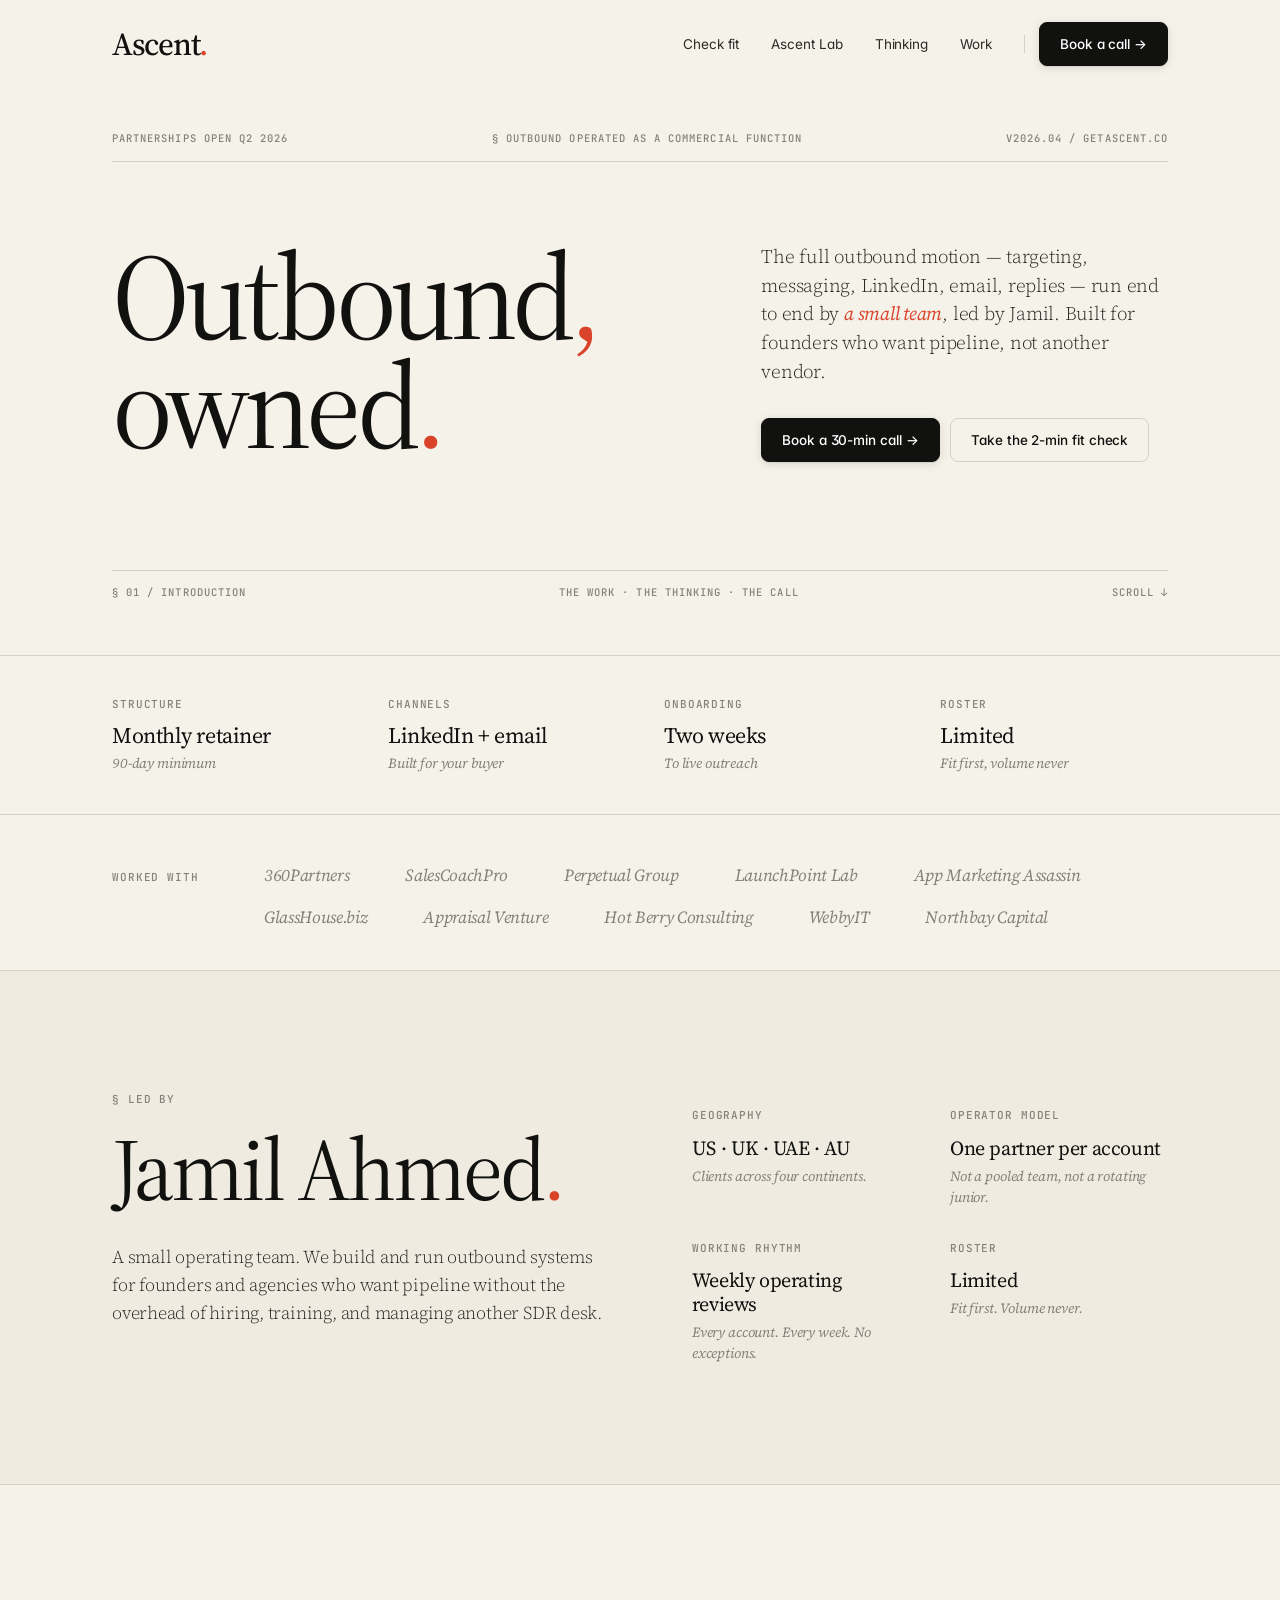
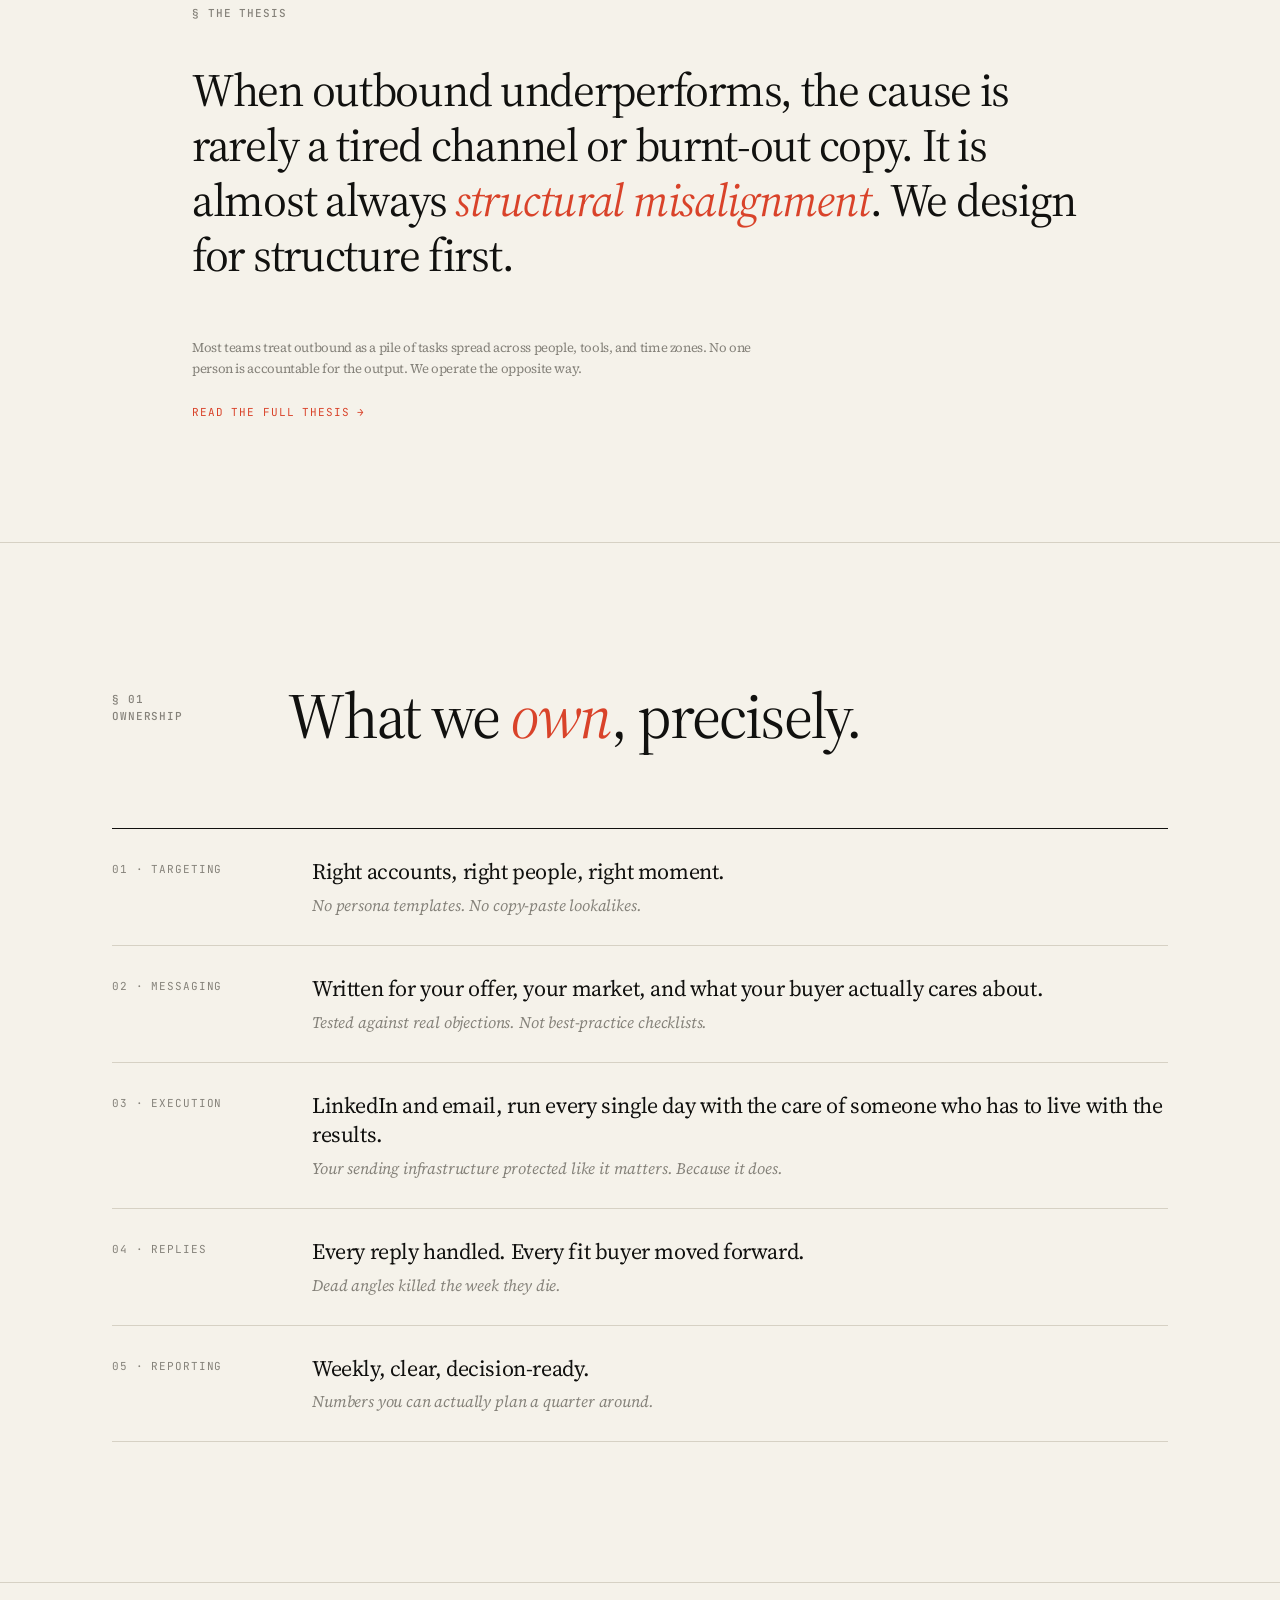
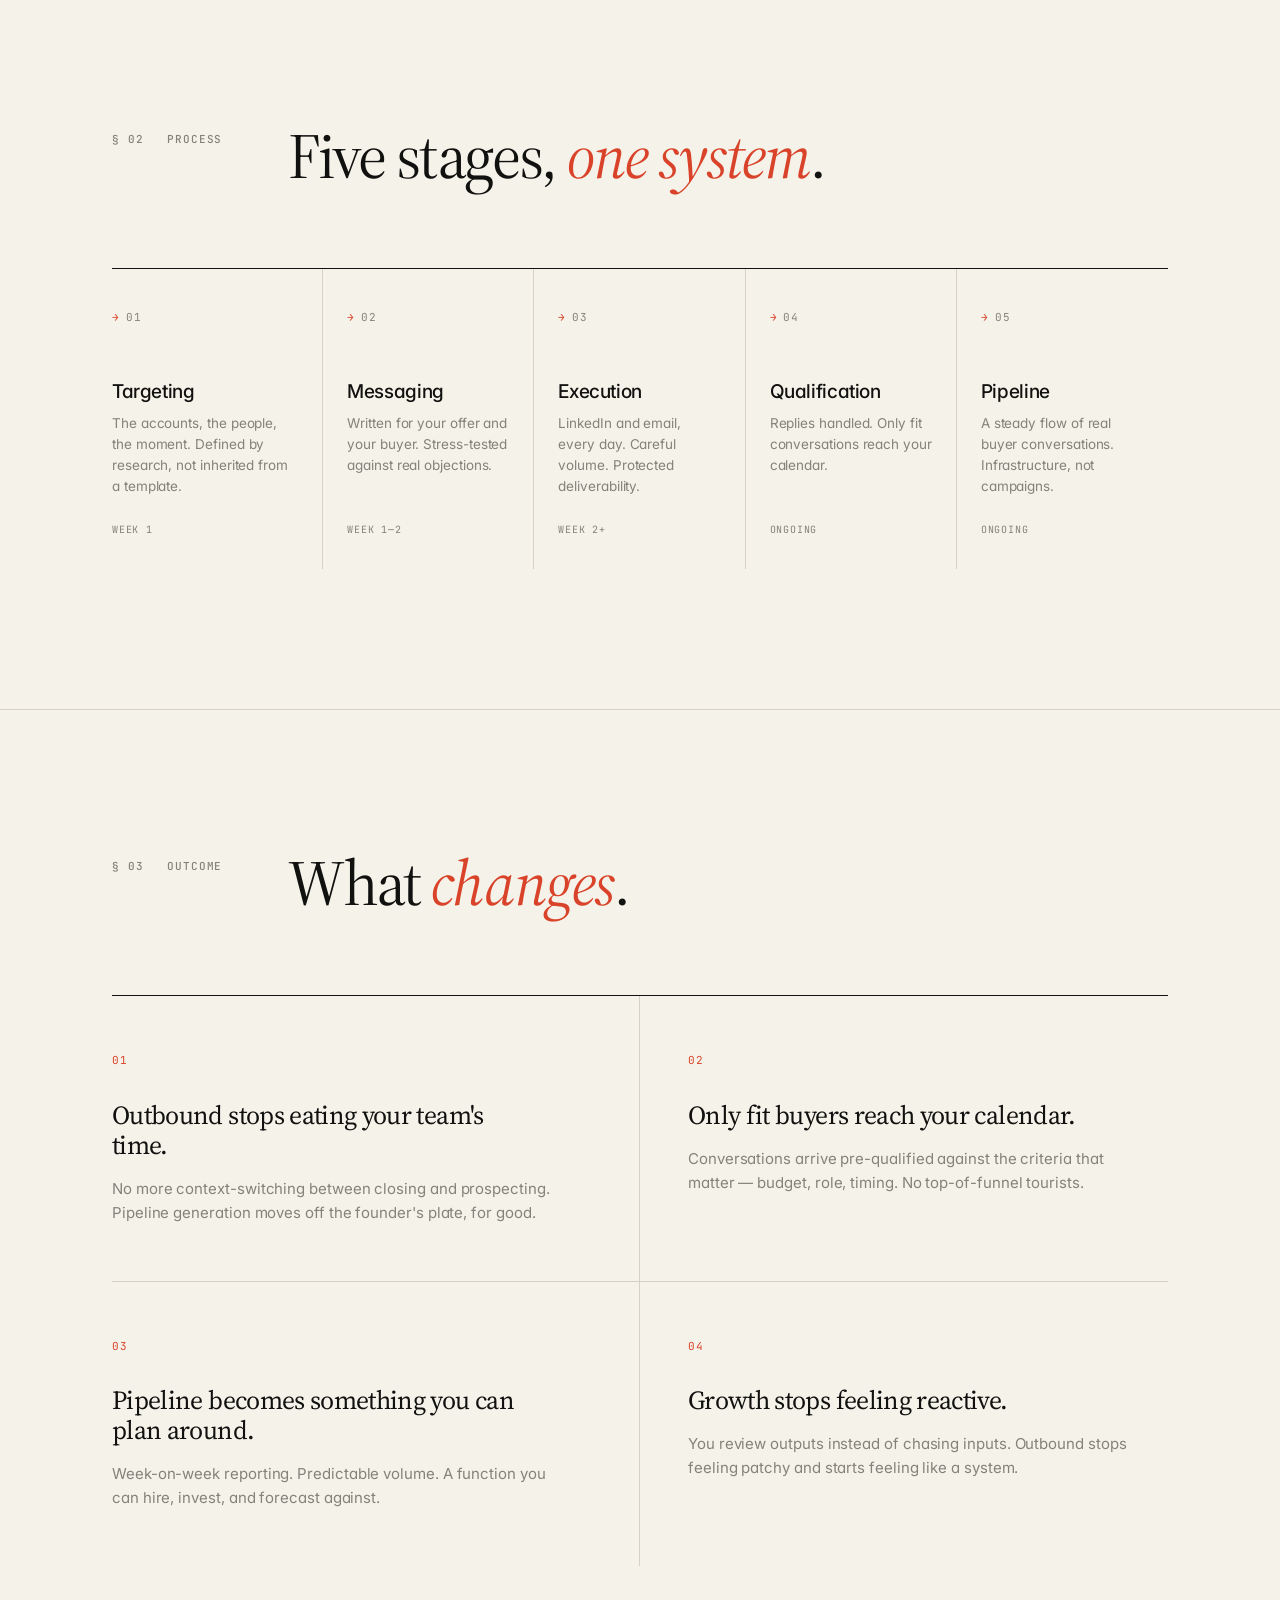
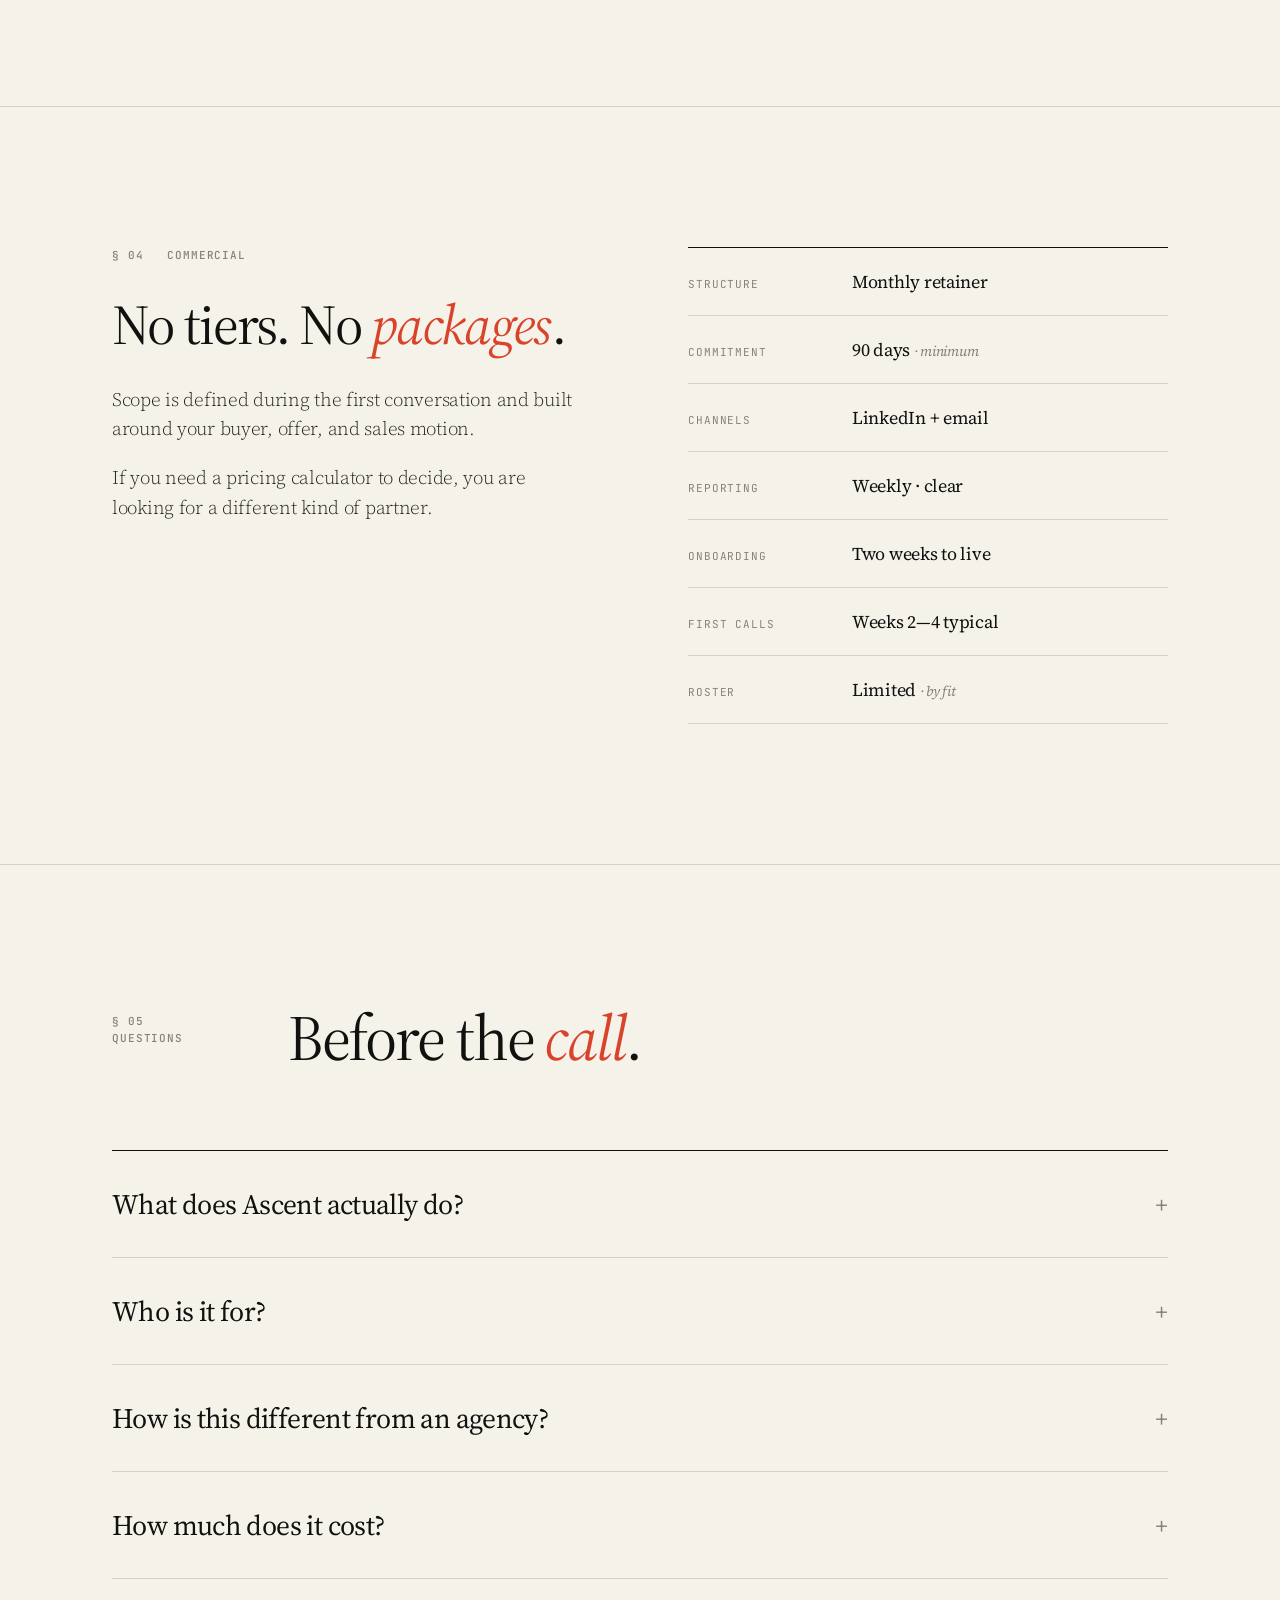
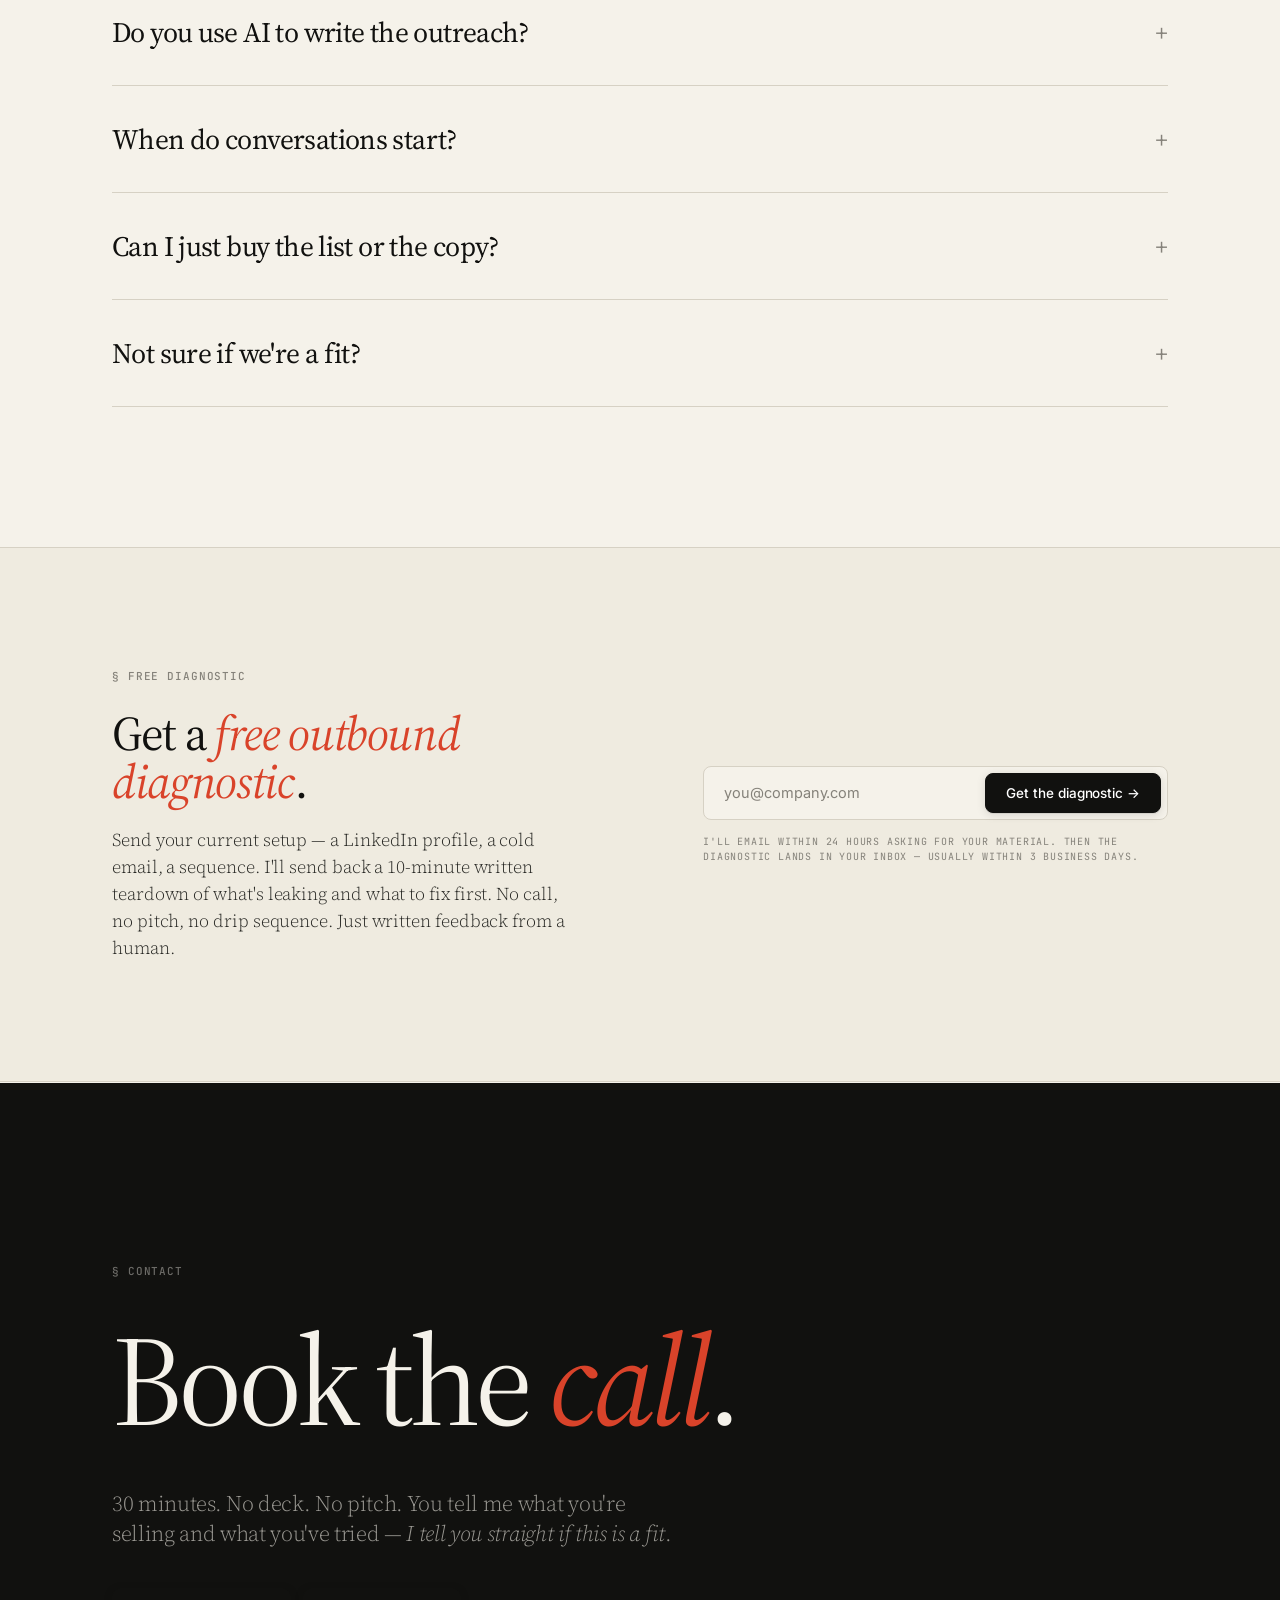
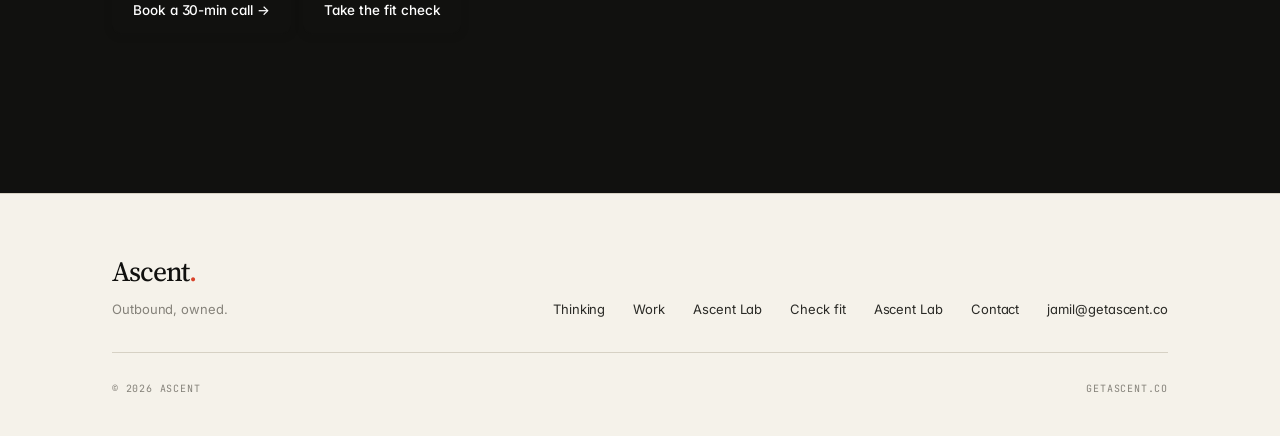
<file: index.html>
<!DOCTYPE html>
<html lang="en">
<head>
<meta charset="UTF-8" />
<meta name="viewport" content="width=device-width, initial-scale=1.0" />
<title>Ascent — Outbound, owned.</title>
<meta name="description" content="Ascent runs the whole outbound function for scaling B2B companies. One partner owns the pipeline end to end. No tiers. No templates. No deck on the first call." />

<meta property="og:type" content="website" />
<meta property="og:title" content="Ascent — Outbound, owned." />
<meta property="og:description" content="Outbound run by one partner, end to end. For scaling B2B companies." />
<meta property="og:url" content="https://getascent.co" />
<meta property="og:site_name" content="Ascent" />

<meta name="twitter:card" content="summary_large_image" />
<meta name="twitter:title" content="Ascent — Outbound, owned." />
<meta name="twitter:description" content="Outbound run by one partner, end to end." />

<link rel="canonical" href="https://getascent.co" />
<meta name="theme-color" content="#f5f2ea" />

<link rel="preconnect" href="https://fonts.googleapis.com">
<link rel="preconnect" href="https://fonts.gstatic.com" crossorigin>
<link href="https://fonts.googleapis.com/css2?family=Source+Serif+4:opsz,wght@8..60,300;8..60,400;8..60,500;8..60,600&family=Inter:wght@300;400;500;600&family=JetBrains+Mono:wght@400;500&display=swap" rel="stylesheet">

<link rel="stylesheet" href="css/styles.css">

<script type="application/ld+json">
{
  "@context": "https://schema.org",
  "@type": "Organization",
  "name": "Ascent",
  "url": "https://getascent.co",
  "email": "jamil@getascent.co",
  "description": "Ascent is an outbound growth partner. We run outbound as a commercial function for scaling B2B companies — from target definition through qualified pipeline — as a single point of accountability.",
  "slogan": "Outbound, owned.",
  "areaServed": "Worldwide",
  "founder": { "@type": "Person", "name": "Jamil Ahmed" },
  "knowsAbout": ["Outbound sales", "LinkedIn outreach", "Cold email", "B2B pipeline generation", "Sales development"]
}
</script>

<script type="application/ld+json">
{
  "@context": "https://schema.org",
  "@type": "Service",
  "serviceType": "Outbound growth partnership",
  "provider": { "@type": "Organization", "name": "Ascent", "url": "https://getascent.co" },
  "description": "A done-for-you outbound function covering target research, messaging, LinkedIn and email execution, reply handling, and qualification. Operated as a monthly retainer.",
  "audience": { "@type": "Audience", "audienceType": "Scaling B2B companies" },
  "areaServed": "Worldwide"
}
</script>

<script type="application/ld+json">
{
  "@context": "https://schema.org",
  "@type": "FAQPage",
  "mainEntity": [
    { "@type": "Question", "name": "What does Ascent do?", "acceptedAnswer": { "@type": "Answer", "text": "We run outbound as a commercial function. Target research, messaging, LinkedIn and email outreach, reply handling, qualification. One partner. End to end." } },
    { "@type": "Question", "name": "Who is it for?", "acceptedAnswer": { "@type": "Answer", "text": "Scaling B2B companies with a proven offer. Founders, agencies, consultants, and SaaS teams with contract values that justify a senior operator running outbound." } },
    { "@type": "Question", "name": "How is this different from an agency?", "acceptedAnswer": { "@type": "Answer", "text": "Agencies split the work across roles and tools. We do not. One operator is accountable for the pipeline. You are not a line item on a dashboard." } },
    { "@type": "Question", "name": "How much does it cost?", "acceptedAnswer": { "@type": "Answer", "text": "Scoped after the first call. Monthly retainer, 90-day minimum. If you need a price list to compare, this is not the right service." } },
    { "@type": "Question", "name": "Do you use AI to write the messages?", "acceptedAnswer": { "@type": "Answer", "text": "No. AI helps with research and priorities. The words a prospect reads are written by a human for a real buyer." } },
    { "@type": "Question", "name": "When do conversations start?", "acceptedAnswer": { "@type": "Answer", "text": "Weeks two to four. Anyone promising booked calls in week one is measuring how easy the target was, not the pipeline." } }
  ]
}
</script>

<style>
  /* PAGE-SPECIFIC: index */

  /* HERO */
  /* HERO — framed editorial composition */
  .hero {
    padding: 28px 0 40px;
    position: relative;
    border-bottom: 1px solid var(--ink-line);
    overflow: hidden;
  }

  /* Top + bottom rails bracket the hero body */
  .hero-rail {
    display: flex;
    align-items: center;
    justify-content: space-between;
    gap: 24px;
    padding: 14px 0;
    font-family: 'JetBrains Mono', monospace;
    font-size: 10.5px;
    text-transform: uppercase;
    letter-spacing: 0.1em;
    color: var(--ink-mute);
    white-space: nowrap;
  }
  .hero-rail-top { border-bottom: 1px solid var(--ink-line); }
  .hero-rail-bottom { border-top: 1px solid var(--ink-line); margin-top: 40px; }
  .rail-col {
    display: flex;
    align-items: center;
    gap: 10px;
    min-width: 0;
  }
  .rail-col-mid { color: var(--ink); }
  .rail-col-end { justify-content: flex-end; }
  .rail-col .mono {
    font-size: inherit;
    letter-spacing: inherit;
    white-space: nowrap;
  }
  .status-pulse {
    width: 6px; height: 6px;
    border-radius: 50%;
    background: var(--accent);
    animation: pulse 2s ease-in-out infinite;
    flex-shrink: 0;
  }
  @keyframes pulse {
    0%, 100% { opacity: 1; box-shadow: 0 0 0 0 rgba(217, 67, 42, 0.25); }
    50% { opacity: 0.6; box-shadow: 0 0 0 5px transparent; }
  }

  /* Hero body — two-column */
  .hero-body {
    display: grid;
    grid-template-columns: minmax(0, 1.4fr) minmax(360px, 1fr);
    gap: 80px;
    align-items: start;
    padding: 80px 0 56px;
  }

  .hero-headline { min-width: 0; }
  .hero-headline h1 {
    font-size: clamp(72px, 9.5vw, 148px);
    line-height: 0.9;
    font-weight: 400;
    letter-spacing: -0.048em;
    margin: 0;
    word-break: normal;
    overflow-wrap: normal;
  }
  .hero-headline h1 .comma,
  .hero-headline h1 .period { color: var(--accent); }

  .hero-aside {
    min-width: 0;
    padding-bottom: 12px;
  }

  .hero-sub {
    font-family: 'Source Serif 4', serif;
    font-size: clamp(19px, 1.5vw, 22px);
    line-height: 1.5;
    color: var(--ink-soft);
    font-weight: 300;
    margin-bottom: 32px;
    letter-spacing: -0.012em;
  }
  .hero-sub em {
    font-style: italic;
    color: var(--accent);
    font-weight: 400;
  }

  .hero-ctas {
    display: flex;
    gap: 10px;
    align-items: center;
    flex-wrap: wrap;
  }

  /* OPERATING SPEC — 4-column metric strip below hero */
  .op-spec {
    padding: 40px 0;
    border-bottom: 1px solid var(--ink-line);
    background: var(--bg);
  }
  .op-spec-grid {
    display: grid;
    grid-template-columns: repeat(4, 1fr);
    gap: 48px;
  }
  .op-item {
    display: flex;
    flex-direction: column;
  }
  .op-item .mono { margin-bottom: 10px; }
  .op-item .val {
    font-family: 'Source Serif 4', serif;
    font-size: 22px;
    color: var(--ink);
    line-height: 1.2;
    font-weight: 400;
    letter-spacing: -0.02em;
  }
  .op-item .sub {
    font-family: 'Source Serif 4', serif;
    font-style: italic;
    font-size: 14px;
    color: var(--ink-mute);
    margin-top: 4px;
    letter-spacing: -0.01em;
  }

  /* PROOF */
  .proof {
    padding: 48px 0 40px;
    border-bottom: 1px solid var(--ink-line);
  }
  .proof-inner {
    display: grid;
    grid-template-columns: 120px 1fr;
    gap: 32px;
    align-items: start;
  }
  .proof .mono {
    padding-top: 6px;
    white-space: nowrap;
  }
  .proof-logos {
    display: flex;
    gap: 40px 56px;
    align-items: center;
    flex-wrap: wrap;
    row-gap: 16px;
  }
  .proof-logo {
    font-family: 'Source Serif 4', serif;
    font-size: 17px;
    color: var(--ink-mute);
    letter-spacing: -0.02em;
    font-style: italic;
    font-weight: 400;
    transition: color 0.2s;
  }
  .proof-logo:hover { color: var(--ink); }

  /* SECTIONS */
  section { padding: 140px 0; border-bottom: 1px solid var(--ink-line); }

  .section-label {
    display: grid;
    grid-template-columns: 120px 1fr;
    gap: 56px;
    margin-bottom: 80px;
    align-items: start;
  }
  .section-label h2 {
    font-size: clamp(36px, 5vw, 64px);
    max-width: 840px;
  }
  .section-label h2 em { font-style: italic; color: var(--accent); font-weight: 400; }
  .section-label .mono { padding-top: 8px; }

  /* THESIS */
  .thesis {
    padding: 120px 0;
    border-bottom: 1px solid var(--ink-line);
    background: var(--bg);
  }
  .thesis-inner { max-width: 960px; margin: 0 auto; }
  .thesis .mono { margin-bottom: 40px; display: block; }
  .thesis p {
    font-family: 'Source Serif 4', serif;
    font-size: clamp(28px, 3.6vw, 46px);
    line-height: 1.2;
    color: var(--ink);
    letter-spacing: -0.028em;
    font-weight: 400;
  }
  .thesis p em { font-style: italic; color: var(--accent); }
  .thesis .footnote {
    margin-top: 56px;
    font-size: 13px;
    color: var(--ink-mute);
    max-width: 560px;
    line-height: 1.6;
  }
  .thesis .read-more {
    margin-top: 24px;
    display: inline-flex;
    align-items: center;
    gap: 8px;
    font-family: 'JetBrains Mono', monospace;
    font-size: 11px;
    text-transform: uppercase;
    letter-spacing: 0.08em;
    color: var(--accent);
    transition: gap 0.2s;
  }
  .thesis .read-more:hover { gap: 12px; }

  /* LED BY JAMIL — credibility block */
  .led-by {
    padding: 120px 0;
    border-bottom: 1px solid var(--ink-line);
    background: var(--bg-raised);
  }
  .led-inner {
    display: grid;
    grid-template-columns: minmax(0, 1.05fr) minmax(0, 1fr);
    gap: 80px;
    align-items: start;
  }
  .led-left .mono {
    display: block;
    margin-bottom: 20px;
  }
  .led-left h2 {
    font-family: 'Source Serif 4', serif;
    font-size: clamp(56px, 7vw, 88px);
    line-height: 0.95;
    letter-spacing: -0.04em;
    font-weight: 400;
    margin-bottom: 32px;
    color: var(--ink);
  }
  .led-left h2 .period { color: var(--accent); }
  .led-sub {
    font-family: 'Source Serif 4', serif;
    font-size: clamp(18px, 1.4vw, 21px);
    line-height: 1.55;
    color: var(--ink-soft);
    font-weight: 300;
    letter-spacing: -0.012em;
    max-width: 520px;
  }
  .led-right {
    display: grid;
    grid-template-columns: 1fr 1fr;
    gap: 32px 40px;
    padding-top: 16px;
  }
  .led-item { display: flex; flex-direction: column; gap: 4px; }
  .led-item .mono {
    margin-bottom: 8px;
    color: var(--ink-mute);
  }
  .led-item .val {
    font-family: 'Source Serif 4', serif;
    font-size: 20px;
    line-height: 1.2;
    font-weight: 400;
    letter-spacing: -0.02em;
    color: var(--ink);
  }
  .led-item .sub {
    font-family: 'Source Serif 4', serif;
    font-style: italic;
    font-size: 14px;
    color: var(--ink-mute);
    letter-spacing: -0.01em;
    margin-top: 2px;
  }

  /* SPEC */
  .spec {
    display: grid;
    grid-template-columns: 200px 1fr;
    gap: 0;
    border-top: 1px solid var(--ink);
  }
  .spec-row { display: contents; }
  .spec-row > * { padding: 28px 0; border-bottom: 1px solid var(--ink-line); }
  .spec-key {
    font-family: 'JetBrains Mono', monospace;
    font-size: 11px;
    text-transform: uppercase;
    letter-spacing: 0.08em;
    color: var(--ink-mute);
    padding-right: 32px;
    padding-top: 32px;
  }
  .spec-val {
    font-family: 'Source Serif 4', serif;
    font-size: 22px;
    line-height: 1.35;
    color: var(--ink);
    letter-spacing: -0.018em;
    font-weight: 400;
  }
  .spec-val em {
    font-style: italic;
    color: var(--ink-mute);
    font-size: 16px;
    display: block;
    margin-top: 6px;
    letter-spacing: -0.01em;
    line-height: 1.5;
  }

  /* PROCESS */
  .process {
    display: grid;
    grid-template-columns: repeat(5, 1fr);
    gap: 0;
    border-top: 1px solid var(--ink);
  }
  .process-step {
    padding: 40px 24px 72px 0;
    border-right: 1px solid var(--ink-line);
    position: relative;
  }
  .process-step:nth-child(n+2) { padding-left: 24px; }
  .process-step:last-child { border-right: none; }
  .process-step .num {
    font-family: 'JetBrains Mono', monospace;
    font-size: 11px;
    letter-spacing: 0.08em;
    color: var(--ink-mute);
    margin-bottom: 56px;
    display: block;
  }
  .process-step .num .arrow { color: var(--accent); margin-right: 6px; }
  .process-step h3 {
    font-size: 19px;
    margin-bottom: 12px;
    letter-spacing: -0.02em;
    font-weight: 500;
    font-family: 'Inter', sans-serif;
  }
  .process-step p {
    font-size: 13.5px;
    color: var(--ink-mute);
    line-height: 1.55;
  }
  .process-step .time {
    position: absolute;
    bottom: 32px;
    left: 24px;
    font-family: 'JetBrains Mono', monospace;
    font-size: 10px;
    color: var(--ink-mute);
    letter-spacing: 0.08em;
    text-transform: uppercase;
  }
  .process-step:first-child .time { left: 0; }

  /* CHANGES */
  .changes-grid {
    display: grid;
    grid-template-columns: 1fr 1fr;
    gap: 0;
    border-top: 1px solid var(--ink);
  }
  .change {
    padding: 56px 48px 56px 0;
    border-bottom: 1px solid var(--ink-line);
    border-right: 1px solid var(--ink-line);
  }
  .change:nth-child(2n) { border-right: none; padding-right: 0; padding-left: 48px; }
  .change:nth-child(n+3) { border-bottom: none; }
  .change .n {
    font-family: 'JetBrains Mono', monospace;
    font-size: 11px;
    color: var(--accent);
    letter-spacing: 0.08em;
    margin-bottom: 32px;
    display: block;
  }
  .change h3 {
    font-size: 26px;
    margin-bottom: 16px;
    letter-spacing: -0.025em;
    line-height: 1.15;
    max-width: 420px;
  }
  .change p {
    font-size: 15px;
    color: var(--ink-mute);
    line-height: 1.6;
    max-width: 440px;
  }

  /* COMMERCIAL */
  .commercial-inner {
    display: grid;
    grid-template-columns: 1fr 1fr;
    gap: 96px;
    align-items: start;
  }
  .commercial-left h2 {
    font-size: clamp(36px, 4.5vw, 56px);
    margin-bottom: 32px;
  }
  .commercial-left h2 em { font-style: italic; color: var(--accent); }
  .commercial-left p {
    font-family: 'Source Serif 4', serif;
    font-size: 19px;
    color: var(--ink-soft);
    line-height: 1.55;
    margin-bottom: 20px;
    letter-spacing: -0.015em;
    font-weight: 300;
  }
  .commercial-spec { border-top: 1px solid var(--ink); }
  .commercial-spec .row {
    display: grid;
    grid-template-columns: 140px 1fr;
    padding: 20px 0;
    border-bottom: 1px solid var(--ink-line);
    gap: 24px;
    align-items: baseline;
  }
  .commercial-spec dt {
    font-family: 'JetBrains Mono', monospace;
    font-size: 11px;
    color: var(--ink-mute);
    text-transform: uppercase;
    letter-spacing: 0.08em;
  }
  .commercial-spec dd {
    font-family: 'Source Serif 4', serif;
    font-size: 18px;
    color: var(--ink);
    letter-spacing: -0.015em;
  }
  .commercial-spec dd em { font-style: italic; color: var(--ink-mute); font-size: 14px; font-family: inherit; }

  /* FAQ */
  .faq-list { border-top: 1px solid var(--ink); }
  details.faq {
    border-bottom: 1px solid var(--ink-line);
    padding: 32px 0;
    cursor: pointer;
  }
  details.faq summary {
    font-family: 'Source Serif 4', serif;
    font-size: clamp(22px, 2.4vw, 28px);
    list-style: none;
    display: flex;
    justify-content: space-between;
    align-items: center;
    gap: 32px;
    color: var(--ink);
    letter-spacing: -0.022em;
    font-weight: 400;
  }
  details.faq summary::-webkit-details-marker { display: none; }
  details.faq summary::after {
    content: '+';
    font-family: 'Inter', sans-serif;
    font-size: 24px;
    color: var(--ink-mute);
    font-weight: 300;
    transition: transform 0.2s;
    flex-shrink: 0;
  }
  details.faq[open] summary::after { transform: rotate(45deg); color: var(--accent); }
  details.faq .answer {
    padding-top: 20px;
    font-size: 16px;
    color: var(--ink-mute);
    max-width: 740px;
    line-height: 1.65;
  }
  details.faq .answer em { font-family: 'Source Serif 4', serif; font-style: italic; color: var(--ink-soft); }

  /* SECONDARY CAPTURE — field notes signup */
  .capture {
    padding: 120px 0;
    border-bottom: 1px solid var(--ink-line);
    background: var(--bg-raised);
  }
  .capture-inner {
    display: grid;
    grid-template-columns: 1.1fr 1fr;
    gap: 80px;
    align-items: center;
  }
  .capture-left .mono { margin-bottom: 24px; display: block; }
  .capture-left h2 {
    font-size: clamp(32px, 4vw, 48px);
    margin-bottom: 20px;
    letter-spacing: -0.028em;
  }
  .capture-left h2 em { font-style: italic; color: var(--accent); }
  .capture-left p {
    font-family: 'Source Serif 4', serif;
    font-size: 18px;
    color: var(--ink-soft);
    line-height: 1.5;
    max-width: 460px;
    font-weight: 300;
  }
  .capture-form {
    display: flex;
    flex-direction: column;
    gap: 14px;
  }
  .capture-form .field {
    display: flex;
    gap: 8px;
    padding: 6px;
    background: var(--bg);
    border: 1px solid var(--ink-line);
    border-radius: 8px;
    transition: border-color 0.2s;
  }
  .capture-form .field:focus-within { border-color: var(--ink); }
  .capture-form input[type="email"] {
    flex: 1;
    border: none;
    background: transparent;
    padding: 10px 14px;
    font-family: inherit;
    font-size: 14.5px;
    color: var(--ink);
    outline: none;
    letter-spacing: -0.005em;
  }
  .capture-form input[type="email"]::placeholder { color: var(--ink-mute); }
  .capture-form button { border: none; cursor: pointer; }
  .capture-note {
    font-family: 'JetBrains Mono', monospace;
    font-size: 10px;
    color: var(--ink-mute);
    text-transform: uppercase;
    letter-spacing: 0.08em;
  }
  .capture-success {
    padding: 14px 16px;
    background: var(--bg);
    border: 1px solid var(--success);
    border-radius: 8px;
    font-size: 14px;
    color: var(--success);
    display: none;
  }
  .capture-success.shown { display: block; }

  /* CTA FINAL */
  .cta-final {
    padding: 180px 0 160px;
    border-bottom: 1px solid var(--ink-line);
    background: var(--ink);
    color: var(--bg);
    position: relative;
    overflow: hidden;
  }
  .cta-final h2 {
    font-size: clamp(64px, 10vw, 144px);
    line-height: 0.95;
    color: var(--bg);
    margin-bottom: 48px;
    max-width: 900px;
    letter-spacing: -0.04em;
    font-weight: 400;
  }
  .cta-final h2 em { font-style: italic; color: var(--accent); }
  .cta-final p {
    font-family: 'Source Serif 4', serif;
    font-size: 22px;
    color: rgba(245, 242, 234, 0.6);
    max-width: 560px;
    margin-bottom: 40px;
    line-height: 1.35;
    font-weight: 300;
    letter-spacing: -0.015em;
  }
  .cta-final .mono {
    color: rgba(245, 242, 234, 0.4);
    margin-bottom: 40px;
    display: block;
  }
  .cta-final .ctas { display: flex; gap: 12px; align-items: center; flex-wrap: wrap; }
  .cta-final .btn {
    background: var(--bg);
    color: var(--ink);
    border-color: var(--bg);
  }
  .cta-final .btn:hover {
    background: var(--accent);
    color: var(--bg);
    border-color: var(--accent);
  }
  .cta-final .btn-ghost-dark {
    background: transparent;
    color: var(--bg);
    border-color: rgba(245, 242, 234, 0.2);
  }
  .cta-final .btn-ghost-dark:hover {
    background: rgba(245, 242, 234, 0.08);
    border-color: rgba(245, 242, 234, 0.4);
  }

  /* Mobile */
  @media (max-width: 960px) {
    .hero-body { grid-template-columns: 1fr; gap: 48px; align-items: start; padding: 64px 0 40px; }
    .hero-headline h1 { font-size: clamp(72px, 14vw, 120px); }
    .op-spec-grid { grid-template-columns: 1fr 1fr; gap: 32px 40px; }
  }

  @media (max-width: 860px) {
    .hero { padding: 20px 0 24px; }
    .hero-rail {
      flex-direction: column;
      align-items: flex-start;
      gap: 6px;
      padding: 12px 0;
    }
    .rail-col-end { justify-content: flex-start; }
    .rail-col { flex-wrap: wrap; }
    .hero-rail-bottom { margin-top: 24px; }
    .hero-headline h1 { font-size: 72px; line-height: 0.95; }
    .hero-sub { font-size: 18px; }
    .op-spec { padding: 32px 0; }
    .op-spec-grid { grid-template-columns: 1fr 1fr; gap: 24px; }
    .led-by { padding: 72px 0; }
    .led-inner { grid-template-columns: 1fr; gap: 48px; }
    .led-left h2 { font-size: 48px; }
    .led-right { grid-template-columns: 1fr; gap: 24px; padding-top: 0; }
    section { padding: 80px 0; }
    .section-label { grid-template-columns: 1fr; gap: 20px; margin-bottom: 48px; }
    .spec { grid-template-columns: 1fr; border-top: 1px solid var(--ink-line); }
    .spec-row > * { padding: 16px 0; }
    .spec-key { padding-top: 20px; border-bottom: none; padding-bottom: 8px; }
    .process { grid-template-columns: 1fr; }
    .process-step { border-right: none; border-bottom: 1px solid var(--ink-line); padding: 32px 0; }
    .process-step:last-child { border-bottom: none; }
    .process-step .time { position: static; margin-top: 24px; display: block; }
    .changes-grid { grid-template-columns: 1fr; }
    .change { padding: 32px 0 !important; border-right: none !important; }
    .commercial-inner { grid-template-columns: 1fr; gap: 48px; }
    .proof-inner { grid-template-columns: 1fr; gap: 16px; }
    .proof-logos { gap: 20px 28px; row-gap: 12px; }
    .capture-inner { grid-template-columns: 1fr; gap: 40px; }
    .cta-final { padding: 96px 0; }
    .cta-final h2 { font-size: 56px; }
  }
</style>
</head>

<body>

<nav id="nav" class="site-nav">
  <div class="container nav-inner">
    <a href="/" class="logo">Ascent<span class="dot">.</span></a>
    <div class="nav-links">
      <a href="/fit.html">Check fit</a>
      <a href="/tools.html">Ascent Lab</a>
      <a href="/thinking.html">Thinking</a>
      <a href="/work.html">Work</a>
      <span class="nav-divider"></span><a href="/contact.html" class="btn">Book a call →</a>
    </div>
  </div>
</nav>

<!-- HERO — framed editorial composition with status bars top + bottom -->
<header class="hero">
  <div class="container">

    <!-- Top status rail -->
    <div class="hero-rail hero-rail-top">
      <div class="rail-col">
        <span class="mono">Partnerships open Q2 2026</span>
      </div>
      <div class="rail-col rail-col-mid">
        <span class="mono">§ Outbound operated as a commercial function</span>
      </div>
      <div class="rail-col rail-col-end">
        <span class="mono">v2026.04 / getascent.co</span>
      </div>
    </div>

    <!-- Hero body: massive headline left, copy + CTAs right -->
    <div class="hero-body">
      <div class="hero-headline fade d1">
        <h1>Outbound<span class="comma">,</span><br>owned<span class="period">.</span></h1>
      </div>
      <div class="hero-aside">
        <p class="hero-sub fade d2">
          The full outbound motion — targeting, messaging, LinkedIn, email, replies — run end to end by <em>a small team</em>, led by Jamil. Built for founders who want pipeline, not another vendor.
        </p>
        <div class="hero-ctas fade d3">
          <a href="/contact.html" class="btn btn-lg">Book a 30-min call →</a>
          <a href="/fit.html" class="btn btn-lg btn-ghost">Take the 2-min fit check</a>
        </div>
      </div>
    </div>

    <!-- Bottom status rail -->
    <div class="hero-rail hero-rail-bottom">
      <div class="rail-col">
        <span class="mono">§ 01 / Introduction</span>
      </div>
      <div class="rail-col rail-col-mid">
        <span class="mono">The work · The thinking · The call</span>
      </div>
      <div class="rail-col rail-col-end">
        <span class="mono">Scroll ↓</span>
      </div>
    </div>

  </div>
</header>

<!-- OPERATING SPEC — the four meta tiles, now a proper strip -->
<section class="op-spec" aria-label="Operating spec">
  <div class="container op-spec-grid">
    <div class="op-item">
      <span class="mono">Structure</span>
      <span class="val">Monthly retainer</span>
      <span class="sub">90-day minimum</span>
    </div>
    <div class="op-item">
      <span class="mono">Channels</span>
      <span class="val">LinkedIn + email</span>
      <span class="sub">Built for your buyer</span>
    </div>
    <div class="op-item">
      <span class="mono">Onboarding</span>
      <span class="val">Two weeks</span>
      <span class="sub">To live outreach</span>
    </div>
    <div class="op-item">
      <span class="mono">Roster</span>
      <span class="val">Limited</span>
      <span class="sub">Fit first, volume never</span>
    </div>
  </div>
</section>

<!-- PROOF -->
<section class="proof" aria-label="Partners" data-reveal>
  <div class="container proof-inner">
    <span class="mono">Worked with</span>
    <div class="proof-logos">
      <span class="proof-logo">360Partners</span>
      <span class="proof-logo">SalesCoachPro</span>
      <span class="proof-logo">Perpetual Group</span>
      <span class="proof-logo">LaunchPoint Lab</span>
      <span class="proof-logo">App Marketing Assassin</span>
      <span class="proof-logo">GlassHouse.biz</span>
      <span class="proof-logo">Appraisal Venture</span>
      <span class="proof-logo">Hot Berry Consulting</span>
      <span class="proof-logo">WebbyIT</span>
      <span class="proof-logo">Northbay Capital</span>
    </div>
  </div>
</section>

<!-- LED BY JAMIL — credibility block -->
<section class="led-by" data-reveal>
  <div class="container led-inner">
    <div class="led-left">
      <span class="mono">§ Led by</span>
      <h2>Jamil Ahmed<span class="period">.</span></h2>
      <p class="led-sub">
        A small operating team. We build and run outbound systems for founders and agencies who want pipeline without the overhead of hiring, training, and managing another SDR desk.
      </p>
    </div>
    <div class="led-right">
      <div class="led-item">
        <span class="mono">Geography</span>
        <span class="val">US · UK · UAE · AU</span>
        <span class="sub">Clients across four continents.</span>
      </div>
      <div class="led-item">
        <span class="mono">Operator model</span>
        <span class="val">One partner per account</span>
        <span class="sub">Not a pooled team, not a rotating junior.</span>
      </div>
      <div class="led-item">
        <span class="mono">Working rhythm</span>
        <span class="val">Weekly operating reviews</span>
        <span class="sub">Every account. Every week. No exceptions.</span>
      </div>
      <div class="led-item">
        <span class="mono">Roster</span>
        <span class="val">Limited</span>
        <span class="sub">Fit first. Volume never.</span>
      </div>
    </div>
  </div>
</section>

<!-- THESIS -->
<section id="thesis" class="thesis" data-reveal>
  <div class="container container-narrow thesis-inner">
    <span class="mono">§ The thesis</span>
    <p>
      When outbound underperforms, the cause is rarely a tired channel or burnt-out copy. It is almost always <em>structural misalignment</em>. We design for structure first.
    </p>
    <p class="footnote">
      Most teams treat outbound as a pile of tasks spread across people, tools, and time zones. No one person is accountable for the output. We operate the opposite way.
    </p>
    <a href="/thinking/structural-misalignment.html" class="read-more">Read the full thesis →</a>
  </div>
</section>

<!-- OWNERSHIP -->
<section id="ownership" data-reveal>
  <div class="container">
    <div class="section-label">
      <span class="mono">§ 01 &nbsp; Ownership</span>
      <h2>What we <em>own</em>, precisely.</h2>
    </div>

    <div class="spec">
      <div class="spec-row">
        <div class="spec-key">01 · Targeting</div>
        <div class="spec-val">Right accounts, right people, right moment.<em>No persona templates. No copy-paste lookalikes.</em></div>
      </div>
      <div class="spec-row">
        <div class="spec-key">02 · Messaging</div>
        <div class="spec-val">Written for your offer, your market, and what your buyer actually cares about.<em>Tested against real objections. Not best-practice checklists.</em></div>
      </div>
      <div class="spec-row">
        <div class="spec-key">03 · Execution</div>
        <div class="spec-val">LinkedIn and email, run every single day with the care of someone who has to live with the results.<em>Your sending infrastructure protected like it matters. Because it does.</em></div>
      </div>
      <div class="spec-row">
        <div class="spec-key">04 · Replies</div>
        <div class="spec-val">Every reply handled. Every fit buyer moved forward.<em>Dead angles killed the week they die.</em></div>
      </div>
      <div class="spec-row">
        <div class="spec-key">05 · Reporting</div>
        <div class="spec-val">Weekly, clear, decision-ready.<em>Numbers you can actually plan a quarter around.</em></div>
      </div>
    </div>
  </div>
</section>

<!-- PROCESS -->
<section id="process" data-reveal>
  <div class="container">
    <div class="section-label">
      <span class="mono">§ 02 &nbsp; Process</span>
      <h2>Five stages, <em>one system</em>.</h2>
    </div>

    <div class="process">
      <article class="process-step">
        <span class="num"><span class="arrow">→</span>01</span>
        <h3>Targeting</h3>
        <p>The accounts, the people, the moment. Defined by research, not inherited from a template.</p>
        <span class="time">Week 1</span>
      </article>
      <article class="process-step">
        <span class="num"><span class="arrow">→</span>02</span>
        <h3>Messaging</h3>
        <p>Written for your offer and your buyer. Stress-tested against real objections.</p>
        <span class="time">Week 1—2</span>
      </article>
      <article class="process-step">
        <span class="num"><span class="arrow">→</span>03</span>
        <h3>Execution</h3>
        <p>LinkedIn and email, every day. Careful volume. Protected deliverability.</p>
        <span class="time">Week 2+</span>
      </article>
      <article class="process-step">
        <span class="num"><span class="arrow">→</span>04</span>
        <h3>Qualification</h3>
        <p>Replies handled. Only fit conversations reach your calendar.</p>
        <span class="time">Ongoing</span>
      </article>
      <article class="process-step">
        <span class="num"><span class="arrow">→</span>05</span>
        <h3>Pipeline</h3>
        <p>A steady flow of real buyer conversations. Infrastructure, not campaigns.</p>
        <span class="time">Ongoing</span>
      </article>
    </div>
  </div>
</section>

<!-- CHANGES -->
<section id="changes" data-reveal>
  <div class="container">
    <div class="section-label">
      <span class="mono">§ 03 &nbsp; Outcome</span>
      <h2>What <em>changes</em>.</h2>
    </div>

    <div class="changes-grid">
      <div class="change">
        <span class="n">01</span>
        <h3>Outbound stops eating your team's time.</h3>
        <p>No more context-switching between closing and prospecting. Pipeline generation moves off the founder's plate, for good.</p>
      </div>
      <div class="change">
        <span class="n">02</span>
        <h3>Only fit buyers reach your calendar.</h3>
        <p>Conversations arrive pre-qualified against the criteria that matter — budget, role, timing. No top-of-funnel tourists.</p>
      </div>
      <div class="change">
        <span class="n">03</span>
        <h3>Pipeline becomes something you can plan around.</h3>
        <p>Week-on-week reporting. Predictable volume. A function you can hire, invest, and forecast against.</p>
      </div>
      <div class="change">
        <span class="n">04</span>
        <h3>Growth stops feeling reactive.</h3>
        <p>You review outputs instead of chasing inputs. Outbound stops feeling patchy and starts feeling like a system.</p>
      </div>
    </div>
  </div>
</section>

<!-- COMMERCIAL -->
<section id="commercial" data-reveal>
  <div class="container">
    <div class="commercial-inner">
      <div class="commercial-left">
        <span class="mono" style="display:block; margin-bottom: 32px;">§ 04 &nbsp; Commercial</span>
        <h2>No tiers. No <em>packages</em>.</h2>
        <p>Scope is defined during the first conversation and built around your buyer, offer, and sales motion.</p>
        <p>If you need a pricing calculator to decide, you are looking for a different kind of partner.</p>
      </div>

      <dl class="commercial-spec">
        <div class="row">
          <dt>Structure</dt>
          <dd>Monthly retainer</dd>
        </div>
        <div class="row">
          <dt>Commitment</dt>
          <dd>90 days <em>· minimum</em></dd>
        </div>
        <div class="row">
          <dt>Channels</dt>
          <dd>LinkedIn + email</dd>
        </div>
        <div class="row">
          <dt>Reporting</dt>
          <dd>Weekly · clear</dd>
        </div>
        <div class="row">
          <dt>Onboarding</dt>
          <dd>Two weeks to live</dd>
        </div>
        <div class="row">
          <dt>First calls</dt>
          <dd>Weeks 2—4 typical</dd>
        </div>
        <div class="row">
          <dt>Roster</dt>
          <dd>Limited <em>· by fit</em></dd>
        </div>
      </dl>
    </div>
  </div>
</section>

<!-- FAQ -->
<section id="faq" data-reveal>
  <div class="container">
    <div class="section-label">
      <span class="mono">§ 05 &nbsp; Questions</span>
      <h2>Before the <em>call</em>.</h2>
    </div>

    <div class="faq-list">
      <details class="faq">
        <summary>What does Ascent actually do?</summary>
        <div class="answer">Run outbound as a commercial function. Targeting, messaging, LinkedIn and email execution, qualification. One partner. End to end.</div>
      </details>
      <details class="faq">
        <summary>Who is it for?</summary>
        <div class="answer">Scaling B2B companies with a proven offer. Founders, agencies, consultants, and SaaS teams with contract values that justify a senior operator running the work. <em>If you are still figuring out what to sell, this is the wrong time for this service.</em></div>
      </details>
      <details class="faq">
        <summary>How is this different from an agency?</summary>
        <div class="answer">Agencies split the work across roles and tools. We do not. One operator is accountable for the pipeline. You are not a line item on a dashboard.</div>
      </details>
      <details class="faq">
        <summary>How much does it cost?</summary>
        <div class="answer">Scoped after the first call. Monthly retainer, 90-day minimum. <em>If you are looking for a price list to compare, this is the wrong service.</em></div>
      </details>
      <details class="faq">
        <summary>Do you use AI to write the outreach?</summary>
        <div class="answer">No. AI helps with research and priorities. The words a prospect reads are written by a human for a real buyer.</div>
      </details>
      <details class="faq">
        <summary>When do conversations start?</summary>
        <div class="answer">Weeks two to four. <em>Anyone promising booked calls in week one is measuring how easy the target was, not the health of the pipeline.</em></div>
      </details>
      <details class="faq">
        <summary>Can I just buy the list or the copy?</summary>
        <div class="answer">No. Ownership is the product. Selling you a piece of it defeats the point.</div>
      </details>
      <details class="faq">
        <summary>Not sure if we're a fit?</summary>
        <div class="answer"><a href="/fit.html" style="color: var(--accent);">Take the two-minute fit check →</a> You'll get a clear answer, a suggested next step, and no obligation.</div>
      </details>
    </div>
  </div>
</section>

<!-- SECONDARY CAPTURE — Free outbound diagnostic (the lead magnet) -->
<section class="capture" data-reveal>
  <div class="container capture-inner">
    <div class="capture-left">
      <span class="mono">§ Free diagnostic</span>
      <h2>Get a <em>free outbound diagnostic</em>.</h2>
      <p>Send your current setup — a LinkedIn profile, a cold email, a sequence. I'll send back a 10-minute written teardown of what's leaking and what to fix first. No call, no pitch, no drip sequence. Just written feedback from a human.</p>
    </div>
    <div>
      <form class="capture-form" id="capture-form" onsubmit="return handleCapture(event)">
        <div class="field">
          <input type="email" name="email" placeholder="you@company.com" required aria-label="Your email" />
          <button type="submit" class="btn">Get the diagnostic →</button>
        </div>
        <span class="capture-note">I'll email within 24 hours asking for your material. Then the diagnostic lands in your inbox — usually within 3 business days.</span>
        <div class="capture-success" id="capture-success">✓ Got it. Check your inbox within 24 hours — I'll ask for your current outbound material and send the diagnostic back.</div>
      </form>
    </div>
  </div>
</section>

<!-- CTA FINAL -->
<section id="book" class="cta-final" data-reveal>
  <div class="container">
    <span class="mono">§ Contact</span>
    <h2>Book the <em>call</em>.</h2>
    <p>30 minutes. No deck. No pitch. You tell me what you're selling and what you've tried — <em>I tell you straight if this is a fit</em>.</p>
    <div class="ctas">
      <a href="/contact.html" class="btn btn-lg">Book a 30-min call →</a>
      <a href="/fit.html" class="btn btn-lg btn-ghost-dark">Take the fit check</a>
    </div>
  </div>
</section>

<footer class="site-footer">
  <div class="container">
    <div class="footer-inner">
      <div>
        <div class="footer-logo">Ascent<span class="dot">.</span></div>
        <div class="footer-tag">Outbound, owned.</div>
      </div>
      <div class="footer-links">
        <a href="/thinking.html">Thinking</a>
        <a href="/work.html">Work</a>
        <a href="/tools.html">Ascent Lab</a>
        <a href="/fit.html">Check fit</a>
      <a href="/tools.html">Ascent Lab</a>
        <a href="/contact.html">Contact</a>
        <a href="mailto:jamil@getascent.co">jamil@getascent.co</a>
      </div>
    </div>
    <div class="footer-meta">
      <span>© 2026 Ascent</span>
      <span>getascent.co</span>
    </div>
  </div>
</footer>

<script>
  // Subtle nav border on scroll
  const nav = document.getElementById('nav');
  window.addEventListener('scroll', () => {
    if (window.scrollY > 20) nav.classList.add('scrolled');
    else nav.classList.remove('scrolled');
  });

  // Field notes capture — local-store lead + mailto trigger for follow-up
  function handleCapture(e) {
    e.preventDefault();
    const form = e.target;
    const email = form.querySelector('input[name="email"]').value.trim();
    const success = document.getElementById('capture-success');
    // Store locally
    try {
      const existing = JSON.parse(localStorage.getItem('ascent_diagnostic_requests') || '[]');
      existing.push({ email, at: new Date().toISOString() });
      localStorage.setItem('ascent_diagnostic_requests', JSON.stringify(existing));
    } catch(_) {}

    // Fire a hidden mailto so Jamil gets notified of the request. Uses a tiny
    // window popup that closes itself — avoids disrupting the user's page.
    const subject = encodeURIComponent(`Outbound diagnostic request — ${email}`);
    const body = encodeURIComponent(`New free diagnostic request.\n\nEmail: ${email}\n\nI'll reply asking for their outbound material, then send the diagnostic within 3 business days.\n\n— Sent from getascent.co homepage`);
    const mailtoLink = `mailto:jamil@getascent.co?subject=${subject}&body=${body}`;

    // Create a hidden link + click it so it opens the mail client without
    // navigating away. Some browsers still switch focus, so the timeout
    // ensures we show success state either way.
    const ghostLink = document.createElement('a');
    ghostLink.href = mailtoLink;
    ghostLink.style.display = 'none';
    document.body.appendChild(ghostLink);
    ghostLink.click();
    document.body.removeChild(ghostLink);

    form.querySelector('.field').style.display = 'none';
    form.querySelector('.capture-note').style.display = 'none';
    success.classList.add('shown');
    return false;
  }
</script>

<script src="shared.js" defer></script>
</body>
</html>
</file>
<file: css/styles.css>
/* Ascent — shared design system */

:root {
  --bg: #f5f2ea;
  --bg-raised: #efebe0;
  --bg-deep: #e8e3d4;
  --ink: #11110f;
  --ink-soft: #2a2a26;
  --ink-mute: #85827a;
  --ink-line: #d6d1c4;
  --ink-line-soft: #e4dfd1;
  --accent: #d9432a;
  --accent-soft: rgba(217, 67, 42, 0.08);
  --success: #2d7a3f;
}

* { box-sizing: border-box; margin: 0; padding: 0; }
html { scroll-behavior: smooth; }
::selection { background: var(--ink); color: var(--bg); }

body {
  font-family: 'Inter', -apple-system, BlinkMacSystemFont, sans-serif;
  background: var(--bg);
  color: var(--ink);
  line-height: 1.5;
  font-size: 15px;
  font-weight: 400;
  -webkit-font-smoothing: antialiased;
  font-feature-settings: 'ss01', 'cv11';
  letter-spacing: -0.005em;
}

a { color: inherit; text-decoration: none; }

h1, h2, h3 {
  font-family: 'Source Serif 4', Georgia, serif;
  font-weight: 400;
  letter-spacing: -0.03em;
  line-height: 1.02;
}

.serif { font-family: 'Source Serif 4', serif; }
.serif-i { font-family: 'Source Serif 4', serif; font-style: italic; font-weight: 400; }

.mono {
  font-family: 'JetBrains Mono', 'SF Mono', monospace;
  font-size: 11px;
  text-transform: uppercase;
  letter-spacing: 0.08em;
  color: var(--ink-mute);
  font-weight: 500;
}

.container {
  max-width: 1120px;
  margin: 0 auto;
  padding: 0 32px;
}
.container-narrow { max-width: 760px; }
.container-read { max-width: 680px; }

/* NAV */
nav.site-nav {
  padding: 20px 0;
  position: sticky;
  top: 0;
  background: rgba(245, 242, 234, 0.82);
  backdrop-filter: blur(14px) saturate(1.2);
  -webkit-backdrop-filter: blur(14px) saturate(1.2);
  z-index: 100;
  border-bottom: 1px solid transparent;
  transition: border-color 0.25s ease, padding 0.25s ease;
}
nav.site-nav.scrolled {
  border-bottom-color: var(--ink-line);
  padding: 14px 0;
}

.nav-inner {
  display: flex;
  justify-content: space-between;
  align-items: center;
  gap: 32px;
}

.logo {
  font-family: 'Source Serif 4', serif;
  font-size: 32px;
  font-weight: 500;
  letter-spacing: -0.04em;
  color: var(--ink);
  transition: opacity 0.15s;
}
.logo:hover { opacity: 0.7; }
.logo .dot { color: var(--accent); }

.nav-links {
  display: flex;
  gap: 4px;
  align-items: center;
}
.nav-links > a:not(.btn) {
  font-size: 13.5px;
  color: var(--ink-soft);
  font-weight: 400;
  transition: color 0.15s, background 0.15s;
  position: relative;
  padding: 8px 14px;
  border-radius: 6px;
  letter-spacing: -0.005em;
}
.nav-links > a:not(.btn):hover {
  color: var(--ink);
  background: rgba(17, 17, 15, 0.04);
}
.nav-links > a.active:not(.btn) {
  color: var(--ink);
}
.nav-links > a.active:not(.btn)::after {
  content: '';
  position: absolute;
  bottom: 2px;
  left: 50%;
  transform: translateX(-50%);
  width: 16px;
  height: 1.5px;
  background: var(--accent);
  border-radius: 1px;
}
.nav-links .nav-divider {
  width: 1px;
  height: 18px;
  background: var(--ink-line);
  margin: 0 10px 0 14px;
}

/* =========================================================================
   PRIMARY BUTTON — dark ink background, white text, decisive hover
   Locked with max specificity + !important so nothing can override
   ========================================================================= */
a.btn,
button.btn,
.btn {
  display: inline-flex !important;
  align-items: center !important;
  justify-content: center !important;
  gap: 8px !important;
  padding: 11px 20px !important;
  background: var(--ink) !important;
  color: #ffffff !important;
  font-size: 13.5px !important;
  font-weight: 500 !important;
  border-radius: 8px !important;
  transition: background 0.18s ease, border-color 0.18s ease, transform 0.18s ease, box-shadow 0.18s ease !important;
  border: 1px solid var(--ink) !important;
  cursor: pointer !important;
  font-family: inherit !important;
  letter-spacing: -0.005em !important;
  text-decoration: none !important;
  box-shadow: 0 1px 0 rgba(17, 17, 15, 0.08), 0 2px 10px rgba(17, 17, 15, 0.12) !important;
  white-space: nowrap;
}
a.btn:visited,
a.btn:link { color: #ffffff !important; }
.btn > * { color: inherit !important; }

a.btn:hover,
button.btn:hover,
.btn:hover {
  background: var(--accent) !important;
  border-color: var(--accent) !important;
  color: #ffffff !important;
  transform: translateY(-2px) !important;
  box-shadow: 0 4px 0 rgba(17, 17, 15, 0.08), 0 8px 24px rgba(217, 67, 42, 0.28) !important;
}
a.btn:active,
button.btn:active,
.btn:active { transform: translateY(0) !important; }

.btn-lg { padding: 14px 26px !important; font-size: 14.5px !important; }

/* GHOST button — outline style, becomes solid on hover */
a.btn.btn-ghost,
button.btn.btn-ghost,
.btn-ghost {
  background: transparent !important;
  color: var(--ink) !important;
  border: 1px solid var(--ink-line) !important;
  box-shadow: none !important;
}
.btn-ghost:hover {
  background: var(--ink);
  color: var(--bg);
  border-color: var(--ink);
  box-shadow: 0 1px 0 rgba(17, 17, 15, 0.1);
}

/* Dark button — used on light surfaces when accent is elsewhere */
.btn-dark {
  display: inline-flex;
  align-items: center;
  gap: 8px;
  padding: 11px 18px;
  background: var(--ink);
  color: var(--bg);
  font-size: 13.5px;
  font-weight: 500;
  border-radius: 8px;
  border: 1px solid var(--ink);
  cursor: pointer;
  font-family: inherit;
  letter-spacing: -0.005em;
  text-decoration: none;
  transition: all 0.15s ease;
  box-shadow: 0 1px 0 rgba(17, 17, 15, 0.1);
}
.btn-dark:hover {
  background: var(--accent);
  border-color: var(--accent);
  box-shadow: 0 2px 10px rgba(217, 67, 42, 0.2);
}

/* FOOTER — shared */
footer.site-footer {
  padding: 56px 0 40px;
  background: var(--bg);
  border-top: 1px solid var(--ink-line);
  margin-top: 0;
}
.footer-inner {
  display: grid;
  grid-template-columns: 1fr auto;
  gap: 40px;
  align-items: end;
  padding-bottom: 32px;
  border-bottom: 1px solid var(--ink-line);
}
.footer-logo {
  font-family: 'Source Serif 4', serif;
  font-size: 28px;
  letter-spacing: -0.04em;
  font-weight: 500;
}
.footer-logo .dot { color: var(--accent); }
.footer-tag { margin-top: 8px; font-size: 13px; color: var(--ink-mute); }
.footer-links { display: flex; gap: 28px; flex-wrap: wrap; }
.footer-links a { font-size: 13px; color: var(--ink-soft); transition: color 0.15s; }
.footer-links a:hover { color: var(--accent); }
.footer-meta {
  margin-top: 28px;
  display: flex;
  justify-content: space-between;
  font-family: 'JetBrains Mono', monospace;
  font-size: 10px;
  color: var(--ink-mute);
  text-transform: uppercase;
  letter-spacing: 0.08em;
}

/* ENTRANCE ANIMATION */
.fade {
  opacity: 0;
  transform: translateY(12px);
  animation: fadeIn 0.9s cubic-bezier(0.22, 1, 0.36, 1) forwards;
}
.fade.d1 { animation-delay: 0.05s; }
.fade.d2 { animation-delay: 0.18s; }
.fade.d3 { animation-delay: 0.3s; }
.fade.d4 { animation-delay: 0.42s; }
.fade.d5 { animation-delay: 0.55s; }
@keyframes fadeIn { to { opacity: 1; transform: translateY(0); } }

/* =========================================================================
   SCROLL REVEAL — sections animate in as they enter viewport
   Triggered by .in-view class added via IntersectionObserver in each page
   ========================================================================= */
[data-reveal] {
  opacity: 0;
  transform: translateY(24px);
  transition: opacity 0.7s cubic-bezier(0.22, 1, 0.36, 1),
              transform 0.7s cubic-bezier(0.22, 1, 0.36, 1);
  will-change: opacity, transform;
}
[data-reveal].in-view {
  opacity: 1;
  transform: translateY(0);
}
[data-reveal][data-reveal-delay="1"] { transition-delay: 0.08s; }
[data-reveal][data-reveal-delay="2"] { transition-delay: 0.16s; }
[data-reveal][data-reveal-delay="3"] { transition-delay: 0.24s; }

/* Respect user's reduced-motion preference */
@media (prefers-reduced-motion: reduce) {
  [data-reveal] {
    opacity: 1;
    transform: none;
    transition: none;
  }
  .fade { opacity: 1; transform: none; animation: none; }
}

/* =========================================================================
   UNIFIED HOVER LAYER — every interactive element feels like same product
   ========================================================================= */

/* Footer links — subtle slide + underline reveal */
.footer-links a {
  position: relative;
  transition: color 0.18s ease, padding-left 0.18s ease;
}
.footer-links a::before {
  content: '→';
  position: absolute;
  left: -14px;
  top: 50%;
  transform: translateY(-50%);
  opacity: 0;
  color: var(--accent);
  transition: opacity 0.18s ease, left 0.18s ease;
  font-size: 11px;
}
.footer-links a:hover {
  color: var(--accent);
  padding-left: 4px;
}
.footer-links a:hover::before {
  opacity: 1;
  left: -10px;
}

/* MOBILE */
@media (max-width: 860px) {
  .container { padding: 0 20px; }
  .nav-links a:not(.btn) { display: none; }
  .nav-links .nav-divider { display: none; }
  .footer-inner { grid-template-columns: 1fr; gap: 24px; }
  .footer-meta { flex-direction: column; gap: 12px; }
}
</file>
